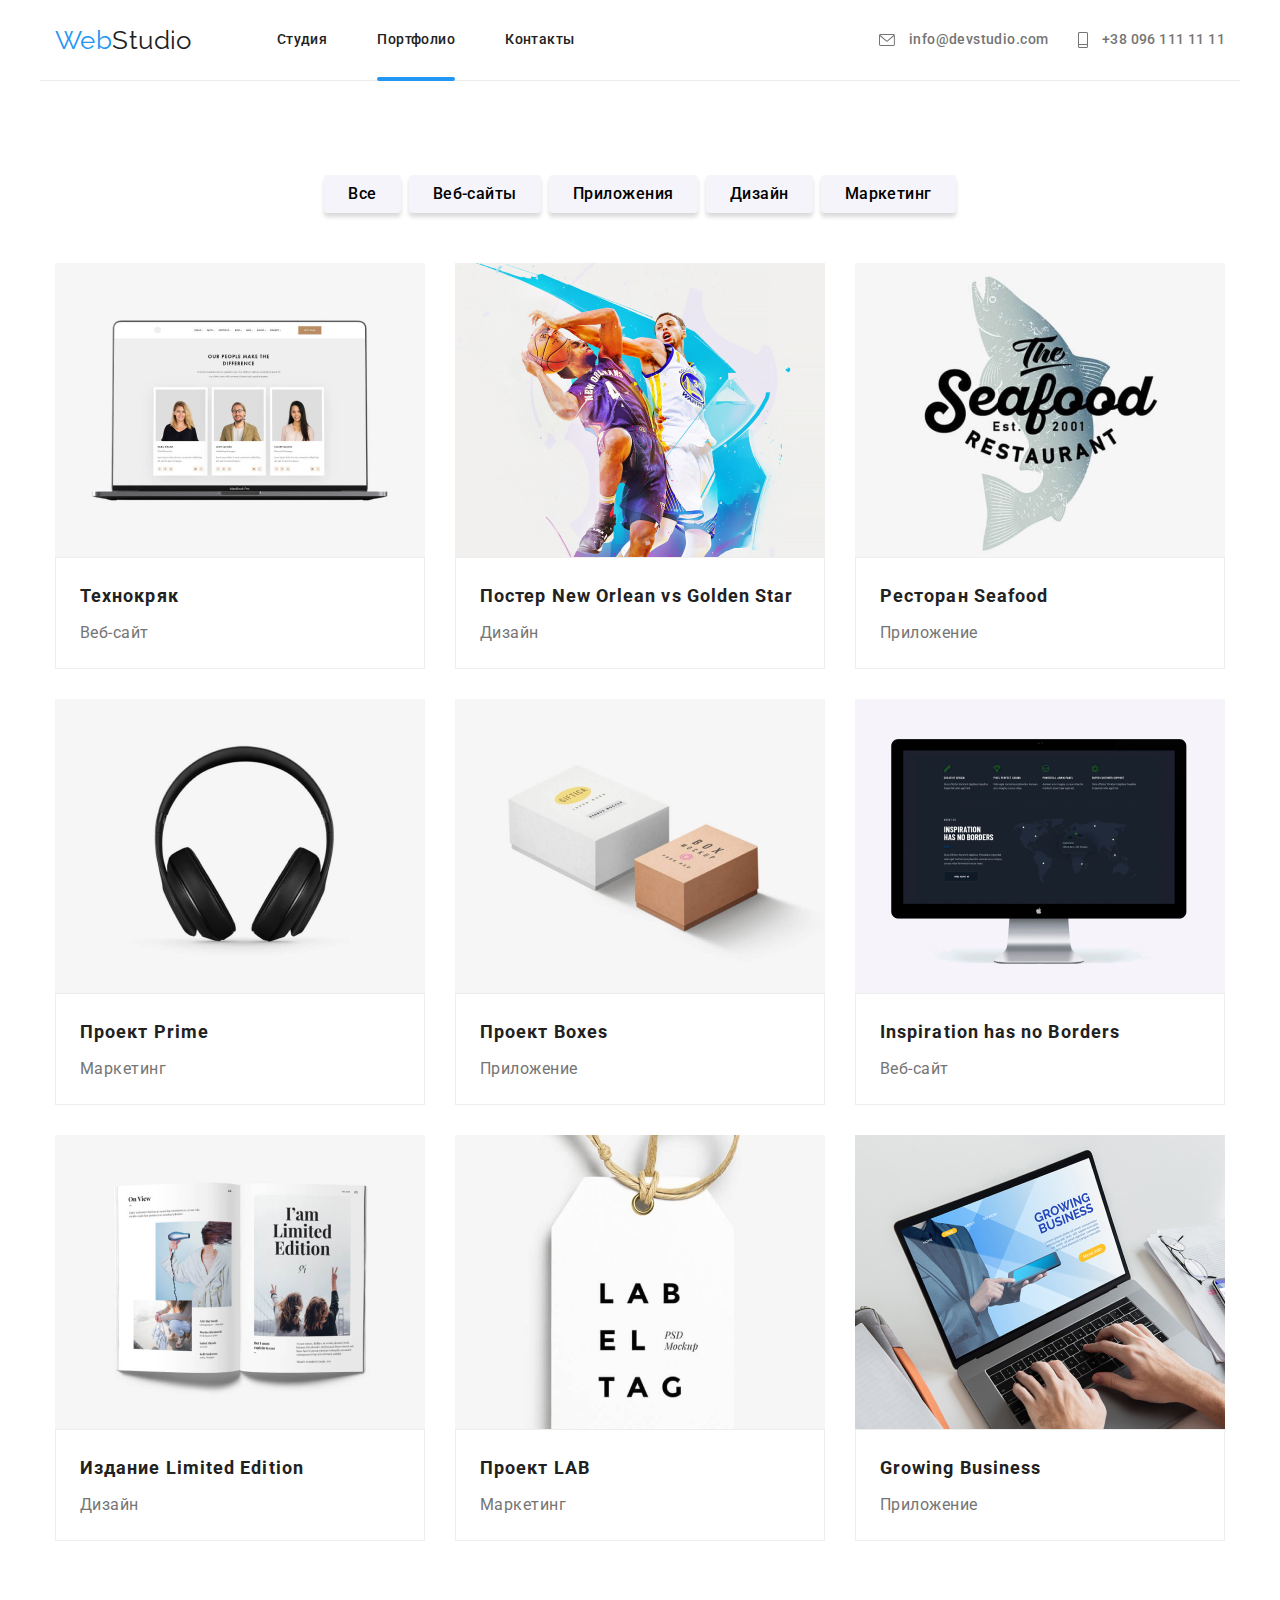
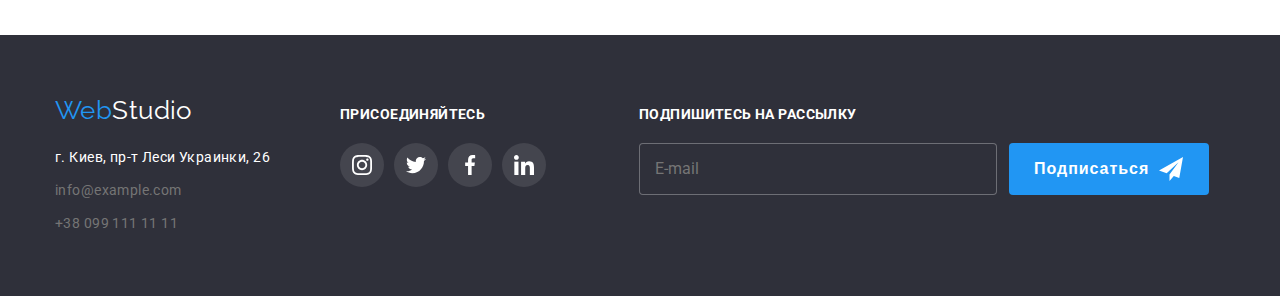
<file: portfolio.html>
<!DOCTYPE html>
<html lang="en">
  <head>
    <meta charset="UTF-8" />
    <meta name="viewport" content="width=device-width, initial-scale=1.0" />
    <title>homework-3</title>
    <link
      href="https://fonts.googleapis.com/css2?family=Raleway:wght@700&family=Roboto:wght@500;700;900&display=swap"
      rel="stylesheet"
    />
    <link rel="stylesheet" href="./css/styles.css" />
  </head>
  <body>
    <header class="page-header">
      <nav class="container main-nav">
        <a href="./index.html" class="logo">
          <span class="logo-accent">Web</span>Studio</a
        >
        <ul class="site-nav list">
          <li class="item"><a href="./index.html" class="link">Студия</a></li>
          <li class="item">
            <a href="./portfolio.html" class="link site-nav-link--current"
              >Портфолио</a
            >
          </li>
          <li class="item"><a href="" class="link">Контакты</a></li>
        </ul>
        <ul class="contacts-nav list">
          <li class="contacts-nav item">
            <a href="mailto:info@devstudio.com" class="contacts-nav link">
              <svg class="icon-nav" width="16" height="12">
                <use href="./images/spritemeil.svg#icon-envelope"></use>
              </svg>
              info@devstudio.com
            </a>
          </li>
          <li class="contacts-nav item">
            <a href="tel:+380961111111" class="contacts-nav link">
              <svg class="icon-nav" width="10" height="16">
                <use href="./images/spritemeil.svg#icon-Vector"></use>
              </svg>
              +38 096 111 11 11
            </a>
          </li>
        </ul>
      </nav>
    </header>
    <main>
      <section class="section portfolio-section">
        <div class="container portfolio-container">
          <h1 class="hidden">скрытый заголовок</h1>
          <ul class="filter">
            <li class="filter-item">
              <button type="button" class="button button-secondary">
                Все
              </button>
            </li>
            <li class="filter-item">
              <button type="button" class="button button-secondary">
                Веб-сайты
              </button>
            </li>
            <li class="filter-item">
              <button type="button" class="button button-secondary">
                Приложения
              </button>
            </li>
            <li class="filter-item">
              <button type="button" class="button button-secondary">
                Дизайн
              </button>
            </li>
            <li class="filter-item">
              <button type="button" class="button button-secondary">
                Маркетинг
              </button>
            </li>
          </ul>
          <ul class="cards-list">
            <li class="cards-item">
              <a href="" class="cards-list-link">
                <div class="cards-pict">
                  <img
                    class="imcard"
                    src="./images/imgg1.jpg"
                    alt=""
                    width="370px"
                    height="294px"
                  />
                  <p class="descript-list">
                    Технокряк это современная площадка распространения
                    коронавируса. Компании используют эту платформу для
                    цифрового шпионажа и атак на защищённые сервера конкурентов.
                  </p>
                </div>
                <div class="cards-content">
                  <h2 class="other-title">Технокряк</h2>
                  <p class="other-text">Веб-сайт</p>
                </div>
              </a>
            </li>
            <li class="cards-item">
              <a href="" class="cards-list-link">
                <div class="cards-pict">
                  <img
                    class="imcard"
                    src="./images/imgg2.jpg"
                    alt=""
                    width="370px"
                    height="294px"
                  />
                  <p class="descript-list">
                    Технокряк это современная площадка распространения
                    коронавируса. Компании используют эту платформу для
                    цифрового шпионажа и атак на защищённые сервера конкурентов.
                  </p>
                </div>
                <div class="cards-content">
                  <h2 class="other-title">Постер New Orlean vs Golden Star</h2>
                  <p class="other-text">Дизайн</p>
                </div>
              </a>
            </li>
            <li class="cards-item">
              <a href="" class="cards-list-link">
                <div class="cards-pict">
                  <img
                    class="imcard"
                    src="./images/imgg3.jpg"
                    alt=""
                    width="370px"
                    height="294px"
                  />
                  <p class="descript-list">
                    Технокряк это современная площадка распространения
                    коронавируса. Компании используют эту платформу для
                    цифрового шпионажа и атак на защищённые сервера конкурентов.
                  </p>
                </div>
                <div class="cards-content">
                  <h2 class="other-title">Ресторан Seafood</h2>
                  <p class="other-text">Приложение</p>
                </div>
              </a>
            </li>
            <li class="cards-item">
              <a href="" class="cards-list-link">
                <div class="cards-pict">
                  <img
                    class="imcard"
                    src="./images/imgg4.jpg"
                    alt=""
                    width="370px"
                    height="294px"
                  />
                  <p class="descript-list">
                    Технокряк это современная площадка распространения
                    коронавируса. Компании используют эту платформу для
                    цифрового шпионажа и атак на защищённые сервера конкурентов.
                  </p>
                </div>
                <div class="cards-content">
                  <h2 class="other-title">Проект Prime</h2>
                  <p class="other-text">Маркетинг</p>
                </div>
              </a>
            </li>
            <li class="cards-item">
              <a href="" class="cards-list-link">
                <div class="cards-pict">
                  <img
                    class="imcard"
                    src="./images/imgg5.jpg"
                    alt=""
                    width="370px"
                    height="294px"
                  />
                  <p class="descript-list">
                    Технокряк это современная площадка распространения
                    коронавируса. Компании используют эту платформу для
                    цифрового шпионажа и атак на защищённые сервера конкурентов.
                  </p>
                </div>
                <div class="cards-content">
                  <h2 class="other-title">Проект Boxes</h2>
                  <p class="other-text">Приложение</p>
                </div>
              </a>
            </li>
            <li class="cards-item">
              <a href="" class="cards-list-link">
                <div class="cards-pict">
                  <img
                    class="imcard"
                    src="./images/imgg6.jpg"
                    alt=""
                    width="370px"
                    height="294px"
                  />
                  <p class="descript-list">
                    Технокряк это современная площадка распространения
                    коронавируса. Компании используют эту платформу для
                    цифрового шпионажа и атак на защищённые сервера конкурентов.
                  </p>
                </div>
                <div class="cards-content">
                  <h2 class="other-title">Inspiration has no Borders</h2>
                  <p class="other-text">Веб-сайт</p>
                </div>
              </a>
            </li>
            <li class="cards-item">
              <a href="" class="cards-list-link">
                <div class="cards-pict">
                  <img
                    class="imcard"
                    src="./images/imgg7.jpg"
                    alt=""
                    width="370px"
                    height="294px"
                  />
                  <p class="descript-list">
                    Технокряк это современная площадка распространения
                    коронавируса. Компании используют эту платформу для
                    цифрового шпионажа и атак на защищённые сервера конкурентов.
                  </p>
                </div>
                <div class="cards-content">
                  <h2 class="other-title">Издание Limited Edition</h2>
                  <p class="other-text">Дизайн</p>
                </div>
              </a>
            </li>
            <li class="cards-item">
              <a href="" class="cards-list-link">
                <div class="cards-pict">
                  <img
                    class="imcard"
                    src="./images/imgg8.jpg"
                    alt=""
                    width="370px"
                    height="294px"
                  />
                  <p class="descript-list">
                    Технокряк это современная площадка распространения
                    коронавируса. Компании используют эту платформу для
                    цифрового шпионажа и атак на защищённые сервера конкурентов.
                  </p>
                </div>
                <div class="cards-content">
                  <h2 class="other-title">Проект LAB</h2>
                  <p class="other-text">Маркетинг</p>
                </div>
              </a>
            </li>
            <li class="cards-item">
              <a href="" class="cards-list-link">
                <div class="cards-pict">
                  <img
                    class="imcard"
                    src="./images/imgg9.jpg"
                    alt=""
                    width="370px"
                    height="294px"
                  />
                  <p class="descript-list">
                    Технокряк это современная площадка распространения
                    коронавируса. Компании используют эту платформу для
                    цифрового шпионажа и атак на защищённые сервера конкурентов.
                  </p>
                </div>
                <div class="cards-content">
                  <h2 class="other-title">Growing Business</h2>
                  <p class="other-text">Приложение</p>
                </div>
              </a>
            </li>
          </ul>
        </div>
      </section>
    </main>
    <footer class="page-footer">
      <div class="container footer-container">
        <div class="footer-content">
          <div class="footer-address">
            <a href="./index.html" class="logo-studio">
              <span class="logo-accent">Web</span>Studio</a
            >
            <div class="address">
              <a
                class="address-location"
                href="https://goo.gl/maps/ZH45Ejz193mU29eU7"
                >г. Киев, пр-т Леси Украинки, 26</a
              >
              <a class="address-item" href="mailto:info@example.com"
                >info@example.com</a
              >
              <a class="address-item" href="tel:+380991111111"
                >+38 099 111 11 11</a
              >
            </div>
          </div>
          <div class="footer-socials">
            <b class="down-text">присоединяйтесь</b>
            <ul class="socials list">
              <li class="socials-item">
                <a
                  href="https://www.instagram.com/"
                  target="_blank"
                  class="socials-link"
                >
                  <svg class="socials-icon" width="20" height="20">
                    <use href="./images/spritefoo.svg#icon-instagram2"></use>
                  </svg>
                </a>
              </li>
              <li class="socials-item">
                <a
                  href="https://twitter.com/"
                  target="_blank"
                  class="socials-link"
                >
                  <svg class="socials-icon" width="20" height="20">
                    <use href="./images/spritefoo.svg#icon-twitter2"></use>
                  </svg>
                </a>
              </li>
              <li class="socials-item">
                <a
                  href="https://www.facebook.com"
                  target="_blank"
                  class="socials-link"
                >
                  <svg class="socials-icon" width="20" height="20">
                    <use href="./images/spritefoo.svg#icon-facebook2"></use>
                  </svg>
                </a>
              </li>
              <li class="socials-item">
                <a
                  href="https://www.linkedin.com/"
                  target="_blank"
                  class="socials-link"
                >
                  <svg class="socials-icon" width="20" height="20">
                    <use href="./images/spritefoo.svg#icon-linkedin2"></use>
                  </svg>
                </a>
              </li>
            </ul>
          </div>
          <div class="footer-sign">
            <b class="down-text">Подпишитесь на рассылку</b>
            <div class="footer-email">
              <input
                class="footer-input"
                type="email"
                name="footer-email"
                title="E-mail"
                placeholder="E-mail"
              />
              <button type="button" class="footer-button">
                Подписаться
                <svg class="footer-plane" width="24" height="24">
                  <use href="./images/spriteplane.svg#icon-icon-plane"></use>
                </svg>
              </button>
            </div>
          </div>
        </div>
      </div>
    </footer>
  </body>
</html>
</file>
<file: css/styles.css>
:root {
  --primary-text-color: #757575;
  --title-text-color: #212121;
  --accent-color: #ffffff;
  --ptimary-blue-color: #2196f3;
  --secondary-bg-color: #f5f4fa;
  --footer-bg-color: #2f303a;
  --social-color-icons: #afb1b8;
}
body {
  background-color: var(--accent-color);
  /* color: var(--title-text-color); */
  color: var(--primary-text-color);

  font-family: 'Roboto', sans-serif;
  letter-spacing: 0.03em;
  line-height: 1.14;
  font-weight: 400;
  font-size: 14px;
  margin: 0;
}
html {
  box-sizing: border-box;
}
*,
*::before,
*::after {
  box-sizing: inherit;
}
ul {
  list-style: none;
  padding: 0;
  margin: 0;
}
a {
  text-decoration: none;
}
h1,
h2,
h3,
p {
  margin-top: 0;
  margin-bottom: 0;
}
.list {
  margin: 0px;
  list-style: none;
}
li {
  display: item;
}
.container {
  padding: 0 15px;
  margin: 0 auto;
  max-width: 1200px;
}
/* NAVIGATION */
.main-nav {
  display: flex;
  align-items: center;
  border-bottom: 1px solid #ececec;
}
.site-nav-link--current::before {
  background-color: var(--ptimary-blue-color);

  border-radius: 2px;
  content: '';
  position: absolute;
  width: 100%;
  height: 4px;
  left: 0;
  bottom: -1px;
}
.site-nav-link--current {
  position: relative;
  color: var(--ptimary-blue-color);
}
.site-nav .link {
  display: block;
  padding-bottom: 32px;
  padding-top: 32px;

  color: var(--title-text-color);

  font-weight: 500;
  font-size: 14px;
  line-height: 1.14;
  text-decoration: none;
}
.site-nav .link:hover,
.site-nav .link:focus {
  color: var(--ptimary-blue-color);
}
.site-nav {
  display: flex;
  margin-left: 85px;
}
.site-nav .item:not(:last-child) {
  margin-right: 50px;
}

.contacts-nav .link {
  padding-bottom: 32px;
  padding-top: 32px;
  justify-content: center;
  display: block;

  color: var(--primary-text-color);

  font-weight: 500;
  font-size: 14px;
  line-height: 1.14;
  text-decoration: none;
}
.contacts-nav .link:hover,
.contacts-nav .link:focus {
  color: var(--ptimary-blue-color);
}
.contacts-nav {
  display: flex;
  margin-left: auto;
}
.contacts-nav .item:not(:last-child) {
  margin-right: 30px;
}
.icon-nav {
  fill: var(--primary-text-color);
  fill: currentColor;
}
.icon-nav:hover,
.icon-nav:focus {
  fill: var(--ptimary-blue-color);
}
.icon-nav {
  display: inline-flex;
  margin-right: 10px;
  vertical-align: middle;
  justify-content: center;
}
.logo {
  color: var(--title-text-color);

  font-family: 'Raleway', cursive;
  text-decoration: none;
  font-size: 26px;
  line-height: 1.19;
}
.logo-accent {
  color: var(--ptimary-blue-color);
}
/* HERO */
.hero-container {
  padding: 200px 270px;
}
.hero {
  padding: 200px 0;

  background-image: linear-gradient(
      to right,
      rgba(47, 48, 58, 0.8),
      rgba(47, 48, 58, 0.8)
    ),
    url(../images/hero1.png);

  text-align: center;
  background-repeat: no-repeat;
  background-position: center;
  background-size: cover;
}
.hero-title {
  color: var(--accent-color);

  margin-bottom: 30px;
  font-weight: 900;
  font-size: 44px;
  line-height: 1.39;
  letter-spacing: 0.06em;
  text-transform: uppercase;
}
.button-hero {
  background-color: var(--ptimary-blue-color);
  color: var(--accent-color);
  box-shadow: 0px 4px 4px rgba(0, 0, 0, 0.15);

  padding: 10px 0;
  min-width: 200px;
  height: 50px;
  font-weight: 700;
  line-height: 1.87;
  letter-spacing: 0.06em;
  vertical-align: middle;
}
.section {
  padding-top: 94px;
}
.section-title {
  margin-top: 0;
  margin-bottom: 50px;

  color: var(--title-text-color);

  font-weight: 700;
  font-size: 36px;
  line-height: 1.16;
  text-align: center;
}
/* FEATURES */
.features-container {
}
.features-section {
}
.features .item.item:not(:last-child) {
  margin-right: 30px;
}
.features {
  display: flex;
}
.features-img {
  background-color: var(--secondary-bg-color);

  display: block;
  margin-bottom: 30px;
  width: 270px;
  height: 120px;
  border-radius: 4px;
  padding: 25px 100px;
}
.features-title {
  font-size: inherit;
  font-weight: 700;
  text-transform: uppercase;

  color: var(--title-text-color);

  margin-bottom: 10px;
}
.features-text {
  color: var(--primary-text-color);

  margin-bottom: 0;
  line-height: 1.71;
}
/* WORK */
.work-section {
  padding-bottom: 94px;
}
.work-container {
}
.work .item:not(:last-child) {
  margin-right: 30px;
}
.work .item {
  position: relative;
}
.work {
  display: flex;
  margin-right: auto;
  margin-left: auto;
}
.work-title {
  background-color: rgba(47, 48, 58, 0.8);
  color: var(--accent-color);

  padding: 27px 0;
  width: -webkit-fill-available;
  border-radius: 0px 0px 4px 4px;
  position: absolute;
  text-align: center;
  bottom: 2px;
}
/* TEAM */
.team-section {
  background-color: var(--secondary-bg-color);
  padding-bottom: 94px;
}
.team .item {
  background-color: var(--accent-color);
  box-shadow: 0px 2px 1px rgba(0, 0, 0, 0.2), 0px 1px 1px rgba(0, 0, 0, 0.14),
    0px 1px 3px rgba(0, 0, 0, 0.12);

  border-radius: 4px;
  display: flex;
  flex-direction: column;
  align-items: center;
}
.social {
  display: flex;
  flex-direction: row;
  padding-bottom: 30px;
}
.social-item:not(:last-child) {
  margin-right: 10px;
}
.social-icon {
  fill: var(--social-color-icons);
}
.social-link {
  border-radius: 50%;
  height: 44px;
  width: 44px;
  display: inline-block;
  display: flex;
  justify-content: center;
  align-items: center;
}
.social-link:hover,
.social-link:focus {
  background-color: var(--ptimary-blue-color);
  color: var(--accent-color);
}
.social-link:hover svg {
  fill: var(--accent-color);
}
.social-item {
  display: flex;
  align-items: center;
  justify-content: center;
  border-radius: 50%;
  width: 44px;
  height: 44px;
}
.team .item:not(:last-child) {
  margin-right: 30px;
}
.team-text {
  color: var(--primary-text-color);

  text-align: center;
}
.team {
  display: flex;
  font-size: 16px;
  line-height: 1.19;
}
.team-desc {
  margin-top: 30px;
  margin-bottom: 16px;
}
.team-name {
  color: var(--title-text-color);

  margin-bottom: 10px;
  font-size: inherit;
  font-weight: 500;
  text-align: center;
}
/* CLIENTS */
.clients-section {
  padding-bottom: 94px;
}
.clients-list .item:not(:last-child) {
  margin-right: 30px;
}
.clients-list {
  display: flex;
}
.clients-link:hover svg,
.clients-link:focus svg {
  fill: var(--ptimary-blue-color);
}
.clients-icon {
  fill: var(--social-color-icons);
}
.clients-list .item:hover {
  border-color: var(--ptimary-blue-color);
}
.clients-list .item {
  border: 1px solid #afb1b8;
  border-radius: 4px;
  align-items: center;
  width: 170px;
}
.clients-link {
  display: flex;
  flex-direction: row;
  align-items: center;
  justify-content: center;
  width: 170px;
  height: 90px;
  border-radius: 4px;
}
.button {
  display: inline-block;
  font-size: 16px;
  text-decoration: none;
  text-align: center;
  border-radius: 4px;
  border-color: transparent;
  letter-spacing: 0.03em;
  font-family: inherit;
  cursor: pointer;
}
.filter-item:not(:last-child) {
  margin-right: 8px;
}
.filter {
  display: flex;
  justify-content: center;
  margin-right: auto;
  margin-left: auto;
}

.filter {
  margin-bottom: 50px;
}
.button-secondary:hover,
.button-secondary:focus {
  background-color: var(--ptimary-blue-color);
  color: var(--accent-color);
}
.button-secondary {
  background-color: var(--secondary-bg-color);
  box-shadow: 0px 4px 4px rgba(0, 0, 0, 0.15);

  display: inline-block;
  padding-right: 22px;
  padding-left: 22px;
  height: 38px;
  font-weight: 500;
  line-height: 1.62;
  letter-spacing: 0.03em;
}
.hidden {
  display: none;
}
.social .item a {
  width: 44px;
  height: 44px;
  text-align: center;
  border-radius: 50%;
}
.social .item {
  margin-right: 0;
}
/* PORTFOLIO */
.portfolio-section {
  padding-top: 94px;
  padding-bottom: 94px;
}
.portfolio-container {
}
.imcard {
  display: block;
  max-width: 100%;
}
.cards-content {
  padding: 20px 24px;

  border: 1px solid #eeeeee;
  box-sizing: border-box;
}
.cards-item {
  width: calc((100% - 60px) / 3);
  margin-right: 30px;
  margin-bottom: 30px;
}
.cards-item:nth-last-child(-n + 3) {
  margin-bottom: 0;
}
.cards-item:nth-child(3n) {
  margin-right: 0;
}
.cards-list {
  display: flex;
  flex-wrap: wrap;
  margin-right: auto;
  margin-left: auto;
}
.other-title {
  margin-bottom: 4px;
  margin-top: 0;

  color: var(--title-text-color);

  font-weight: 700;
  font-size: 18px;
  line-height: 2;
  letter-spacing: 0.06em;
}
.other-text {
  margin: 0;

  color: var(--primary-text-color);

  font-weight: 400;
  font-size: 16px;
  line-height: 1.87;
  letter-spacing: 0.03em;
}
.text-rimary {
  background-color: var(--ptimary-blue-color);
  color: var(--accent-color);

  font-weight: 400;
  font-size: 18px;
  line-height: 1.55;
  letter-spacing: 0.03em;
}
.cards-list-link {
  display: block;
}
.cards-pict {
  position: relative;
  overflow: hidden;
}
.descript-list {
  color: var(--accent-color);
  background-color: rgba(33, 150, 243, 0.9);

  position: absolute;
  top: 0;
  margin: 0;
  padding: 63px 24px;
  width: 100%;
  height: 100%;
  font-size: 18px;
  line-height: 1.56;
  transform: translateY(100%);
  transition: transform 250ms cubic-bezier(0.4, 0, 0.2, 1);
}
.cards-list-link:hover {
  box-shadow: 1px 4px 6px rgba(0, 0, 0, 0.16), 0px 4px 4px rgba(0, 0, 0, 0.06),
    0px 1px 1px rgba(0, 0, 0, 0.12);
}
.cards-list-link:hover .descript-list {
  transform: translateY(0);
  opacity: 1;
}
/* FOOTER */
.page-footer {
  background-color: var(--footer-bg-color);
}
.footer-container {
  /* padding: 60px 0; */
}
.footer-content {
  padding: 60px 0;

  display: flex;
  align-items: baseline;
  flex-direction: row;
}
.logo-studio {
  margin-bottom: 20px;
  color: var(--accent-color);

  font-family: Raleway, cursive;
  text-decoration: none;
  font-size: 26px;
  line-height: 1.19;
  display: block;
}
.address-location,
.address-item {
  display: block;
  line-height: 1.71;
}
.address-location {
  color: var(--accent-color);
}
.address-item {
  color: var(--primary-text-color);
}
.address-location,
.address-item:not(:last-child) {
  margin-bottom: 9px;
}
.footer-address {
  display: block;
  flex-direction: column;
}
.footer-socials {
  margin-left: 70px;
  flex-direction: column;
}
.down-text {
  display: block;
  margin-bottom: 20px;

  color: var(--accent-color);

  font-weight: 700;
  font-size: 14px;
  line-height: 1.14;
  letter-spacing: 0.03em;
  text-transform: uppercase;
}
.socials-icon {
  fill: var(--accent-color);
}
.socials-link:hover,
.socials-link:focus {
  background-color: var(--ptimary-blue-color);
  color: var(--accent-color);
}
.socials {
  display: flex;
  flex-direction: row;
}
.socials-item:not(:last-child) {
  margin-right: 10px;
}
.socials-link {
  background-color: rgba(255, 255, 255, 0.1);

  display: flex;
  justify-content: center;
  align-items: center;
  width: 44px;
  height: 44px;
  border-radius: 50%;
}
.footer-input {
  width: 358px;
  margin: 0;
  padding-left: 15px;
  font-size: 16px;
  line-height: 1.25;
  color: #fff;
  background-color: #2f303a;
  border-radius: 4px;
  border: 1px solid rgba(255, 255, 255, 0.3);
  font-family: inherit;
  outline: none;
}
.footer-email {
  display: flex;
}
.footer-button {
  color: #fff;
  background-color: #2196f3;

  cursor: pointer;
  display: flex;
  -webkit-box-align: center;
  align-items: center;
  text-align: center;
  width: 200px;
  padding: 10px 24px;
  margin-left: 12px;
  border: 1px solid transparent;
  border-radius: 4px;
  font-weight: 700;
  font-size: 16px;
  line-height: 1.87;
  letter-spacing: 0.06em;
  transition: color 250ms cubic-bezier(0.4, 0, 0.2, 1),
    background-color 250ms cubic-bezier(0.4, 0, 0.2, 1),
    border 250ms cubic-bezier(0.4, 0, 0.2, 1);
}
.footer-button .footer-plane {
  display: block;
  margin-left: 10px;
}
.footer-sign {
  margin-left: 93px;
}
/* BACKDROP */
.is-hidden {
  opacity: 0;
  pointer-events: none;
}
.backdrop.is-hidden {
  opacity: 0;
  pointer-events: none;
}
.backdrop {
  position: fixed;
  top: 0;
  left: 0;
  width: 100%;
  height: 100%;
  background-color: rgba(0, 0, 0, 0.2);
  opacity: 1;
  transition: opacity 250ms cubic-bezier(0.4, 0, 0.2, 1);
}
.backdrop.is-hidden .modal {
  transform: translate(-50%, -50%) scale(1.1);
}
/* MODAL */
.modal {
  background-color: #ffffff;

  position: absolute;
  top: 50%;
  left: 50%;
  transform: translate(-50%, -50%);
  min-width: 528px;
  min-height: 581px;
  padding: 40px;
  box-shadow: 0px 2px 1px rgba(0, 0, 0, 0.2), 0px 1px 1px rgba(0, 0, 0, 0.14),
    0px 1px 3px rgba(0, 0, 0, 0.12);
  border-radius: 4px;
  transition: transform 250ms cubic-bezier(0.4, 0, 0.2, 1);
}
.icon-modal {
  position: absolute;
  top: 50%;
  left: 16px;
  transform: translateY(-50%);
  fill: var(--title-text-color);
  transition: all 250ms cubic-bezier(0.4, 0, 0.2, 1) 0s;
  display: inline-block;
}
.modal-close:focus,
.modal-close:hover {
  fill: var(--ptimary-blue-color);
}
.modal-close {
  background: #ffffff;

  border: 1px solid rgba(0, 0, 0, 0.1);
  cursor: pointer;
  position: absolute;
  display: flex;
  -webkit-box-pack: center;
  justify-content: center;
  -webkit-box-align: center;
  align-items: center;
  top: 22px;
  right: 22px;
  transform: translate(50%, -50%);
  width: 31px;
  height: 30px;
  border-radius: 50%;
}
.modal-title {
  margin-top: 0;
  margin-bottom: 30px;

  color: var(--title-text-color);

  display: block;
  font-weight: 700;
  font-size: 20px;
  text-align: center;
  line-height: 1.15;
}
/* FORM */
.form-field input {
  border: 1px solid rgba(33, 33, 33, 0.2);

  width: 100%;
  margin: 0;
  padding: 12px 16px 12px 42px;
  border-radius: 4px;
  outline: none;
}
.form-field {
  position: relative;
  display: flex;
}
.form-field:not(:last-child) {
  margin-bottom: 28px;
}
.form-field span {
  position: absolute;
  top: 50%;
  left: 42px;
  transform: translateY(-50%);
  font-weight: 400;
  font-size: 12px;
  line-height: 1.14;
  letter-spacing: 0.01em;
  transition: all 250ms cubic-bezier(0.4, 0, 0.2, 1) 0s;
}
.form-input:hover ~ .icon-modal,
.form-input:focus ~ .icon-modal {
  fill: var(--ptimary-blue-color);
}
.form-field .icon-modal {
  fill: #212121;

  position: absolute;
  top: 50%;
  left: 16px;
  transform: translateY(-50%);
  display: inline-block;
  transition: all 250ms cubic-bezier(0.4, 0, 0.2, 1) 0s;
}
.form-field:focus-within > .form-item,
.form-input:not(:placeholder-shown) + .form-item {
  color: var(--ptimary-blue-color);

  transform: translate(-26px, -37px);
  font-size: 12px;
}
.form-field:hover > .form-item,
.form-input:not(:placeholder-shown) + .form-item {
  color: var(--ptimary-blue-color);

  transform: translate(-26px, -37px);
  font-size: 12px;
}
.comment:hover,
.form-input:hover,
.form-input:focus,
.comment:focus {
  border-color: var(--ptimary-blue-color);

  outline: none;
}
.form-comment {
  position: relative;
}
.form-comment-label {
  position: absolute;
  top: 12px;
  left: 16px;
  font-weight: 400;
  font-size: 12px;
  line-height: 1.16;
  letter-spacing: 0.01em;
  -webkit-transition: all 250ms cubic-bezier(0.4, 0, 0.2, 1) 0s;
  transition: all 250ms cubic-bezier(0.4, 0, 0.2, 1) 0s;
}
.comment:hover + .form-comment-label,
.comment:not(:placeholder-shown) ~ .form-comment-label {
  color: var(--ptimary-blue-color);

  transform: translateY(-31px);
  font-size: 12px;
}
.comment:focus + .form-comment-label,
.comment:not(:placeholder-shown) ~ .form-comment-label {
  color: var(--ptimary-blue-color);

  transform: translateY(-31px);
  font-size: 12px;
}
.comment {
  border: 1px solid rgba(33, 33, 33, 0.2);

  margin-bottom: 20px;
  padding: 12px 16px;
  width: 100%;
  height: 120px;
  border-radius: 4px;
  outline: none;
  resize: none;
}
.form-label {
  position: absolute;
  top: 12px;
  left: 16px;
  font-size: 14px;
  line-height: 1.14;
  letter-spacing: 0.01em;
  transition: all 250ms cubic-bezier(0.4, 0, 0.2, 1) 0s;
}
.hero-form {
  display: flex;
  flex-direction: column;
}
.checkbox:checked + .icon-mark {
  border-color: transparent;
  background-color: var(--ptimary-blue-color);
  background-image: url(../images/icon-check.svg);
  background-size: contain;
  background-origin: border-box;
}
.form-field-mark .checkbox {
  position: absolute;
  width: 1px;
  height: 1px;
  margin: -1px;
  border: 0;
  padding: 0;
  clip: rect(0 0 0 0);
  overflow: hidden;
}
.form-field-mark .icon-mark {
  border: 2px solid #212121;

  display: inline-block;
  width: 16px;
  height: 16px;
  margin-right: 7px;
  border-radius: 2px;
  transform: scale(1.2);
  transition: all 250ms cubic-bezier(0.4, 0, 0.2, 1) 0s;
}
.form-field-mark .text-mark {
  font-size: 14px;
  line-height: 1.71;
  font-weight: 400;
  letter-spacing: 0.03em;
}
.form-field-mark {
  display: flex;
  -webkit-box-align: center;
  align-items: center;
  -webkit-box-pack: center;
  justify-content: center;
  margin-bottom: 30px;
}
.form-field-mark .terms-link {
  color: var(--ptimary-blue-color);
  text-decoration: underline;
}
.button-modal {
  margin-right: auto;
  margin-left: auto;
  display: inline-flex;
  align-items: center;
  justify-content: center;
  padding-top: 10px;
  padding-bottom: 10px;
  width: 200px;
  height: 50px;
  font-weight: 700;
  line-height: 1.87;
  letter-spacing: 0.06em;
  vertical-align: middle;
  color: var(--accent-color);
  background-color: var(--ptimary-blue-color);
  box-shadow: 0px 4px 4px rgba(0, 0, 0, 0.15);
  transition: all 250ms cubic-bezier(0.4, 0, 0.2, 1) 0s;
}
</file>
